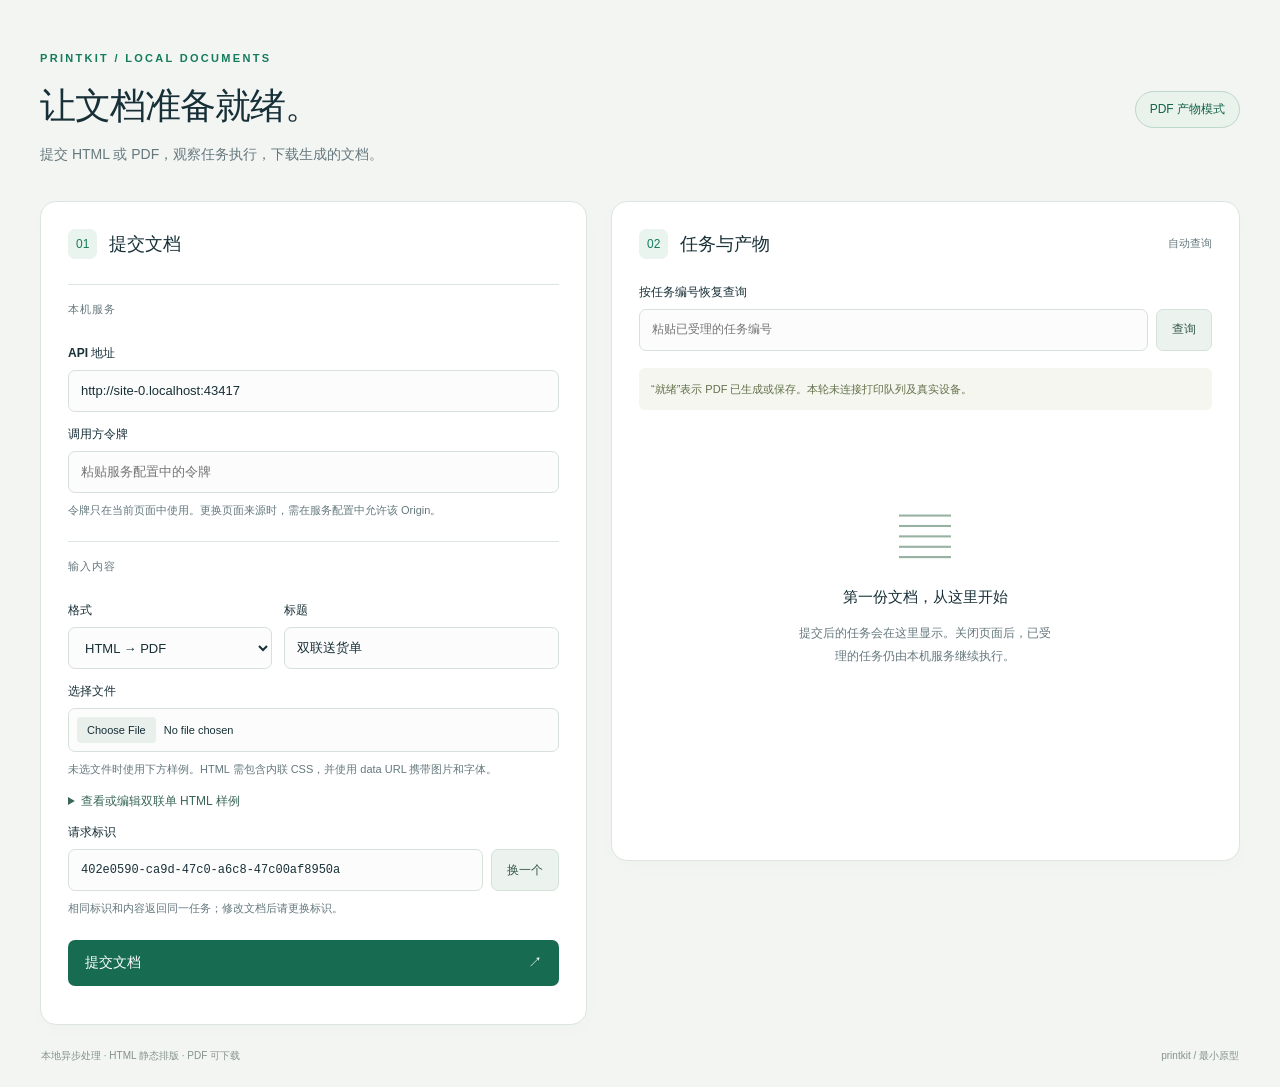
<file: internal/httpapi/demo/index.html>
<!doctype html>
<html lang="zh-CN">
<head>
  <meta charset="utf-8">
  <meta name="viewport" content="width=device-width, initial-scale=1">
  <title>printkit · 文档验证</title>
  <link rel="icon" href="data:image/svg+xml,%3Csvg xmlns='http://www.w3.org/2000/svg' viewBox='0 0 32 32'%3E%3Crect x='6' y='3' width='20' height='26' rx='3' fill='%232c6653'/%3E%3Cpath d='M11 11h10M11 16h10M11 21h6' stroke='white' stroke-width='2'/%3E%3C/svg%3E">
  <link rel="stylesheet" href="style.css">
  <script src="app.js" defer></script>
</head>
<body>
  <main>
    <header class="masthead">
      <div><p class="eyebrow">PRINTKIT / LOCAL DOCUMENTS</p><h1>让文档准备就绪。</h1><p class="intro">提交 HTML 或 PDF，观察任务执行，下载生成的文档。</p></div>
      <span class="mode">PDF 产物模式</span>
    </header>
    <div class="workspace">
      <section class="panel composer" aria-labelledby="submit-title">
        <div class="section-heading"><span class="step">01</span><h2 id="submit-title">提交文档</h2></div>
        <form id="submit-form">
          <fieldset>
            <legend>本机服务</legend>
            <label for="api-url">API 地址</label><input id="api-url" type="url" required spellcheck="false" placeholder="http://127.0.0.1:9148" autocomplete="off">
            <label for="token">调用方令牌</label><input id="token" type="password" required autocomplete="off" spellcheck="false" placeholder="粘贴服务配置中的令牌">
            <p class="hint">令牌只在当前页面中使用。更换页面来源时，需在服务配置中允许该 Origin。</p>
          </fieldset>
          <fieldset>
            <legend>输入内容</legend>
            <div class="row"><div><label for="kind">格式</label><select id="kind"><option value="html">HTML → PDF</option><option value="pdf">PDF 原样保存</option></select></div><div><label for="title">标题</label><input id="title" value="双联送货单" maxlength="80"></div></div>
            <label for="document">选择文件</label><input id="document" type="file" accept=".html,.htm,text/html">
            <p class="hint" id="file-hint">未选文件时使用下方样例。HTML 需包含内联 CSS，并使用 data URL 携带图片和字体。</p>
            <details id="sample-details"><summary>查看或编辑双联单 HTML 样例</summary><label class="sr-only" for="sample">样例 HTML</label><textarea id="sample" rows="13" spellcheck="false"></textarea></details>
            <label for="request-key">请求标识</label><div class="key-row"><input id="request-key" required maxlength="128" spellcheck="false"><button id="new-key" type="button" class="secondary">换一个</button></div>
            <p class="hint">相同标识和内容返回同一任务；修改文档后请更换标识。</p>
          </fieldset>
          <button class="primary" id="submit-button" type="submit">提交文档 <span aria-hidden="true">↗</span></button>
          <p id="feedback" role="status" aria-live="polite"></p>
        </form>
      </section>
      <section class="panel results" aria-labelledby="results-title">
        <div class="section-heading"><span class="step">02</span><h2 id="results-title">任务与产物</h2><span class="live-note">自动查询</span></div>
        <form id="lookup-form"><label for="lookup-id">按任务编号恢复查询</label><div class="key-row"><input id="lookup-id" required placeholder="粘贴已受理的任务编号" spellcheck="false"><button class="secondary" type="submit">查询</button></div></form>
        <p class="notice">“就绪”表示 PDF 已生成或保存。本轮未连接打印队列及真实设备。</p>
        <div id="jobs" aria-live="polite"><div id="empty-state"><span aria-hidden="true">▤</span><h3>第一份文档，从这里开始</h3><p>提交后的任务会在这里显示。关闭页面后，已受理的任务仍由本机服务继续执行。</p></div></div>
      </section>
    </div>
    <footer>本地异步处理 · HTML 静态排版 · PDF 可下载<span>printkit / 最小原型</span></footer>
  </main>
</body>
</html>
</file>
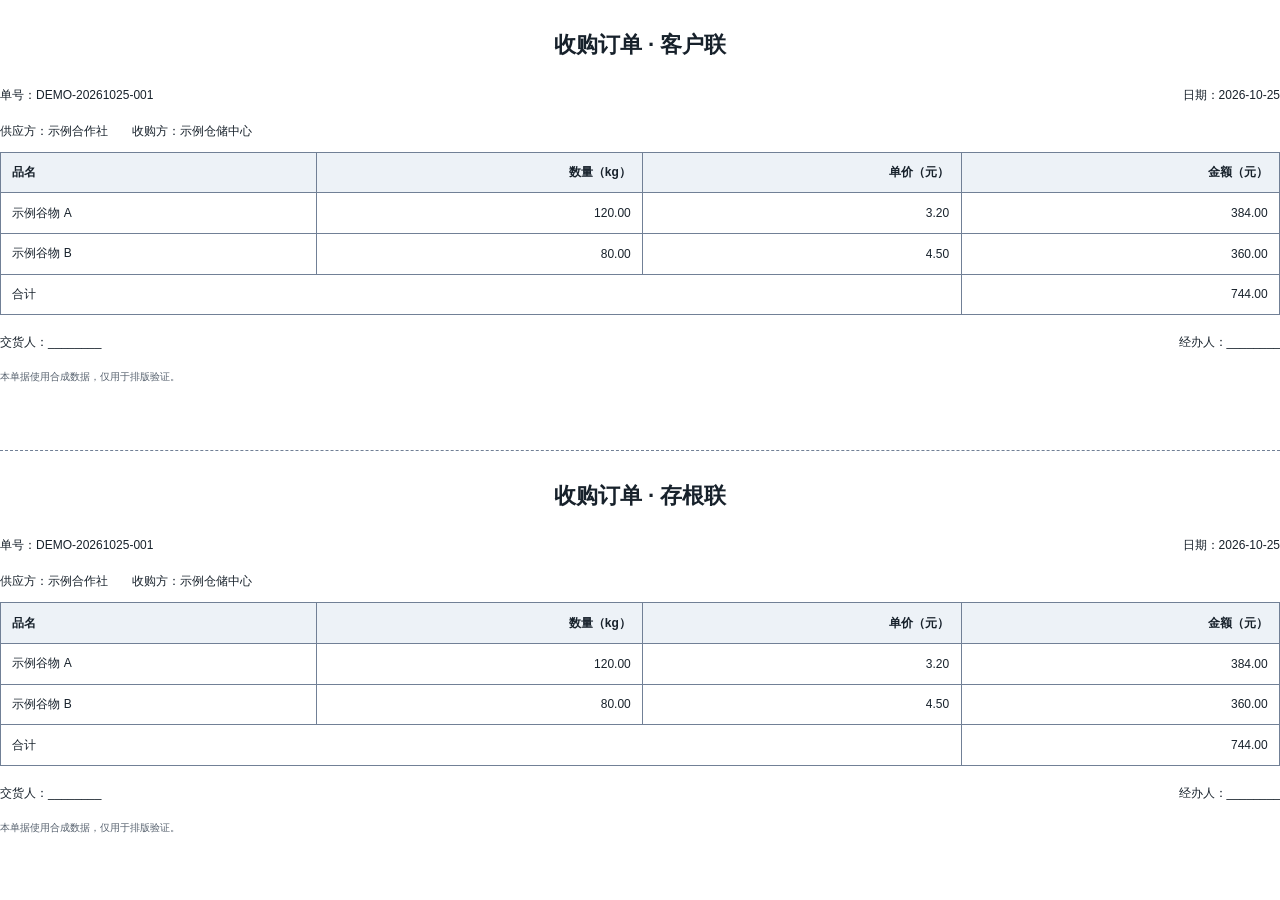
<file: testdata/dual-copy.html>
<!doctype html>
<html lang="zh-CN">
<meta charset="utf-8">
<title>双联收购单 · 示例</title>
<style>
@page { size: A4; margin: 15mm; }
body { margin: 0; color: #17212b; font: 12px "PingFang SC", "Noto Sans CJK SC", sans-serif; }
section { height: 119mm; box-sizing: border-box; padding: 8mm 0; }
section + section { border-top: 1px dashed #718096; }
h1 { text-align: center; font-size: 22px; margin: 0 0 7mm; }
.meta, footer { display: flex; justify-content: space-between; margin: 5mm 0; }
table { width: 100%; border-collapse: collapse; }
th, td { border: 1px solid #718096; padding: 3mm; text-align: right; }
th:first-child, td:first-child { text-align: left; }
th { background: #edf2f7; }
.note { font-size: 10px; color: #56616e; }
</style>
<body>
<section>
<h1>收购订单 · 客户联</h1>
<div class="meta"><span>单号：DEMO-20261025-001</span><span>日期：2026-10-25</span></div>
<p>供应方：示例合作社　　收购方：示例仓储中心</p>
<table><thead><tr><th>品名</th><th>数量（kg）</th><th>单价（元）</th><th>金额（元）</th></tr></thead>
<tbody><tr><td>示例谷物 A</td><td>120.00</td><td>3.20</td><td>384.00</td></tr><tr><td>示例谷物 B</td><td>80.00</td><td>4.50</td><td>360.00</td></tr><tr><td colspan="3">合计</td><td>744.00</td></tr></tbody></table>
<footer><span>交货人：________</span><span>经办人：________</span></footer>
<p class="note">本单据使用合成数据，仅用于排版验证。</p>
</section>
<section>
<h1>收购订单 · 存根联</h1>
<div class="meta"><span>单号：DEMO-20261025-001</span><span>日期：2026-10-25</span></div>
<p>供应方：示例合作社　　收购方：示例仓储中心</p>
<table><thead><tr><th>品名</th><th>数量（kg）</th><th>单价（元）</th><th>金额（元）</th></tr></thead>
<tbody><tr><td>示例谷物 A</td><td>120.00</td><td>3.20</td><td>384.00</td></tr><tr><td>示例谷物 B</td><td>80.00</td><td>4.50</td><td>360.00</td></tr><tr><td colspan="3">合计</td><td>744.00</td></tr></tbody></table>
<footer><span>交货人：________</span><span>经办人：________</span></footer>
<p class="note">本单据使用合成数据，仅用于排版验证。</p>
</section>
</body>
</html>
</file>
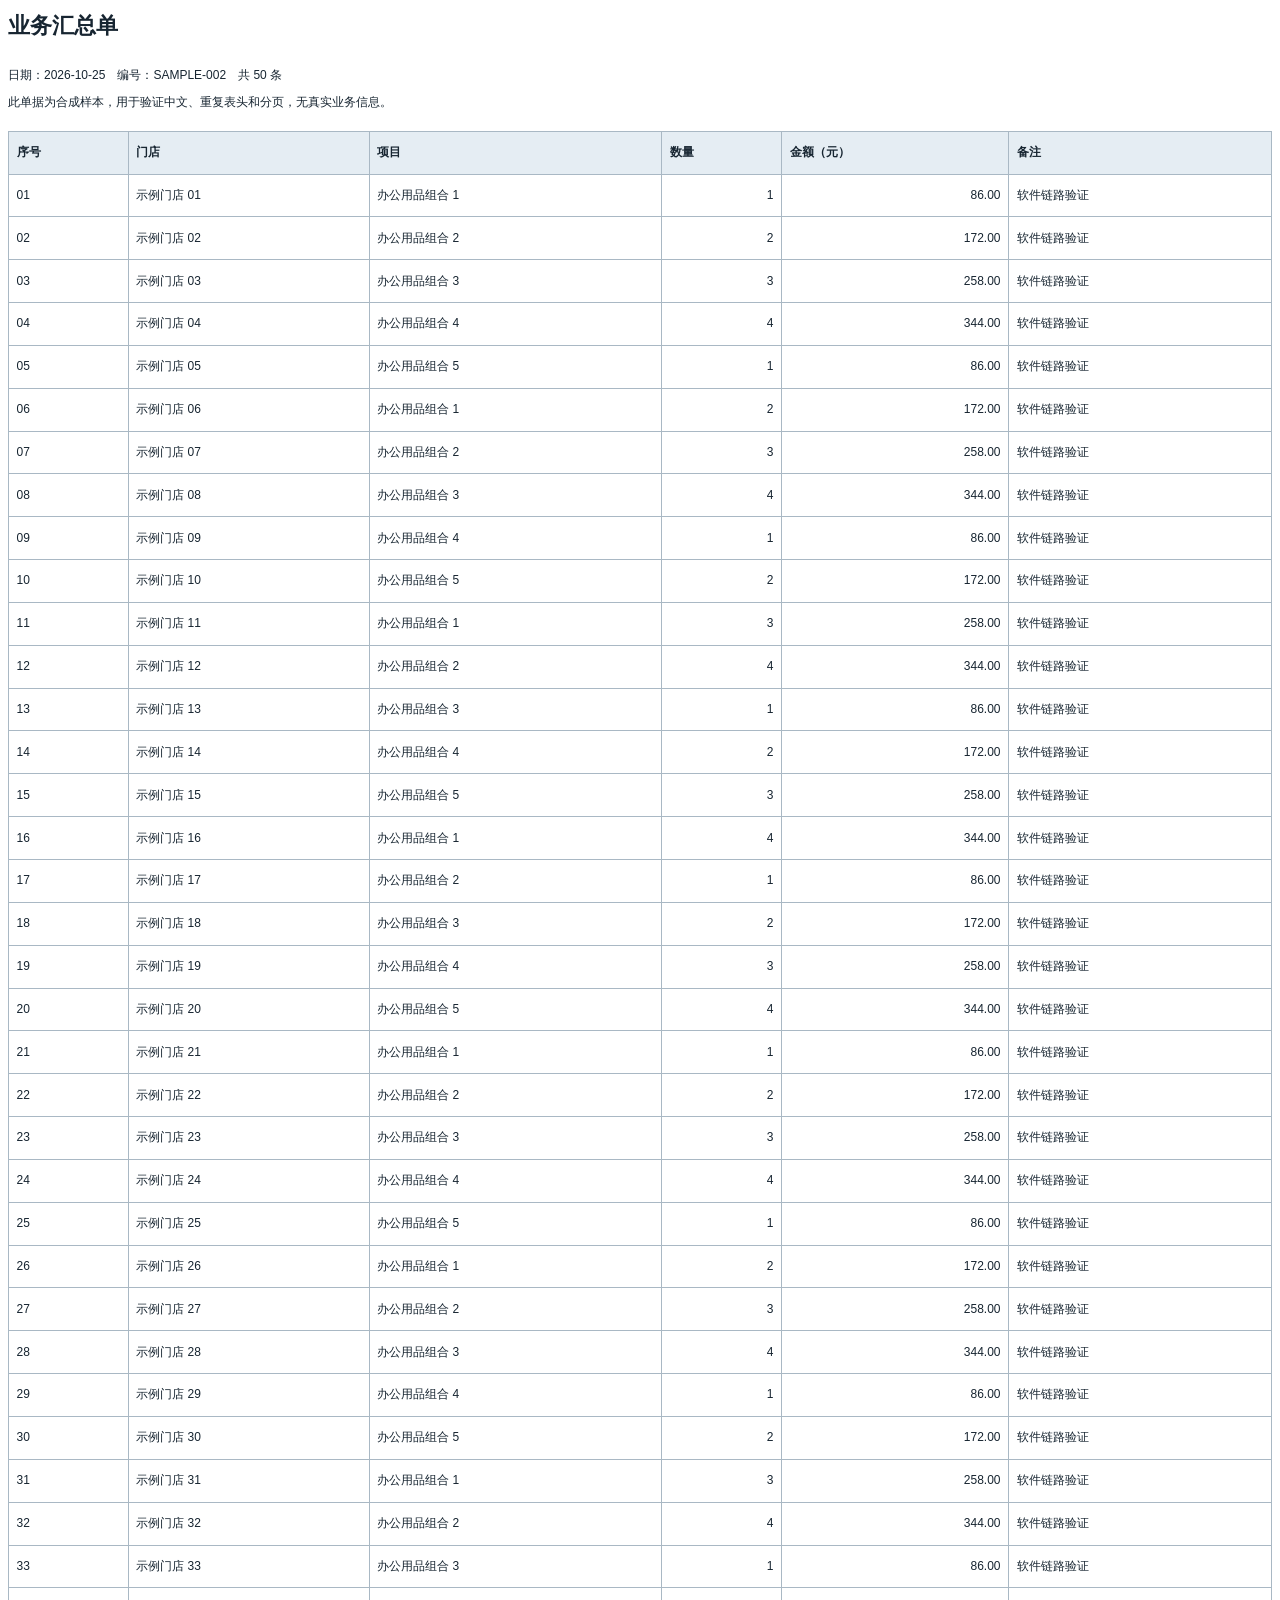
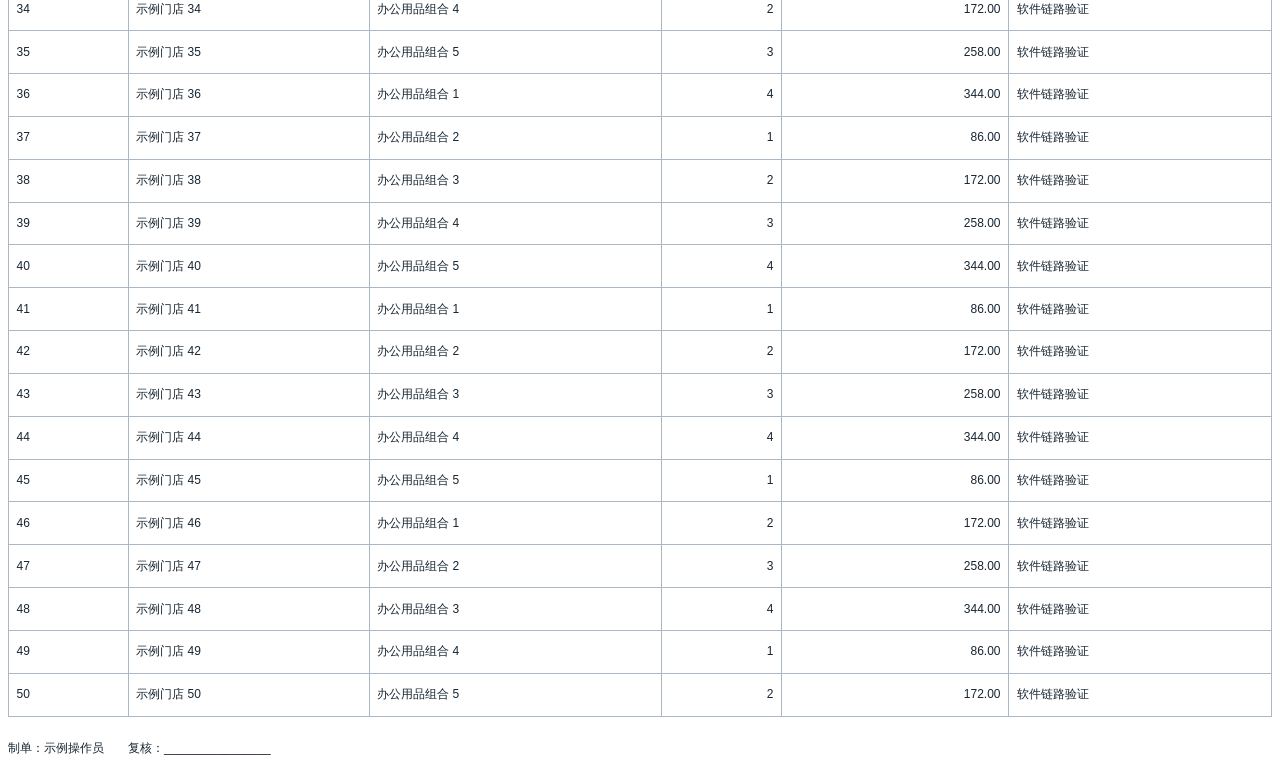
<file: testdata/summary.html>
<!doctype html>
<html lang="zh-CN">
<meta charset="utf-8">
<title>汇总单 · 合成验证样本</title>
<style>
@page { size: A4; margin: 15mm; }
body { color: #172531; font: 12px/1.6 "PingFang SC", "Microsoft YaHei", "Noto Sans CJK SC", sans-serif; }
h1 { font-size: 22px; margin: 0 0 6mm; }
p { margin: 2mm 0; }
table { width: 100%; border-collapse: collapse; margin-top: 5mm; }
thead { display: table-header-group; }
tr { break-inside: avoid; }
th, td { border: 1px solid #a9b8c4; padding: 3mm 2mm; }
th { background: #e5edf3; text-align: left; }
td:nth-child(4), td:nth-child(5) { text-align: right; }
footer { margin-top: 6mm; }
</style>
<h1>业务汇总单</h1>
<p>日期：2026-10-25　编号：SAMPLE-002　共 50 条</p>
<p>此单据为合成样本，用于验证中文、重复表头和分页，无真实业务信息。</p>
<table>
<thead><tr><th>序号</th><th>门店</th><th>项目</th><th>数量</th><th>金额（元）</th><th>备注</th></tr></thead>
<tbody>
<tr><td>01</td><td>示例门店 01</td><td>办公用品组合 1</td><td>1</td><td>86.00</td><td>软件链路验证</td></tr>
<tr><td>02</td><td>示例门店 02</td><td>办公用品组合 2</td><td>2</td><td>172.00</td><td>软件链路验证</td></tr>
<tr><td>03</td><td>示例门店 03</td><td>办公用品组合 3</td><td>3</td><td>258.00</td><td>软件链路验证</td></tr>
<tr><td>04</td><td>示例门店 04</td><td>办公用品组合 4</td><td>4</td><td>344.00</td><td>软件链路验证</td></tr>
<tr><td>05</td><td>示例门店 05</td><td>办公用品组合 5</td><td>1</td><td>86.00</td><td>软件链路验证</td></tr>
<tr><td>06</td><td>示例门店 06</td><td>办公用品组合 1</td><td>2</td><td>172.00</td><td>软件链路验证</td></tr>
<tr><td>07</td><td>示例门店 07</td><td>办公用品组合 2</td><td>3</td><td>258.00</td><td>软件链路验证</td></tr>
<tr><td>08</td><td>示例门店 08</td><td>办公用品组合 3</td><td>4</td><td>344.00</td><td>软件链路验证</td></tr>
<tr><td>09</td><td>示例门店 09</td><td>办公用品组合 4</td><td>1</td><td>86.00</td><td>软件链路验证</td></tr>
<tr><td>10</td><td>示例门店 10</td><td>办公用品组合 5</td><td>2</td><td>172.00</td><td>软件链路验证</td></tr>
<tr><td>11</td><td>示例门店 11</td><td>办公用品组合 1</td><td>3</td><td>258.00</td><td>软件链路验证</td></tr>
<tr><td>12</td><td>示例门店 12</td><td>办公用品组合 2</td><td>4</td><td>344.00</td><td>软件链路验证</td></tr>
<tr><td>13</td><td>示例门店 13</td><td>办公用品组合 3</td><td>1</td><td>86.00</td><td>软件链路验证</td></tr>
<tr><td>14</td><td>示例门店 14</td><td>办公用品组合 4</td><td>2</td><td>172.00</td><td>软件链路验证</td></tr>
<tr><td>15</td><td>示例门店 15</td><td>办公用品组合 5</td><td>3</td><td>258.00</td><td>软件链路验证</td></tr>
<tr><td>16</td><td>示例门店 16</td><td>办公用品组合 1</td><td>4</td><td>344.00</td><td>软件链路验证</td></tr>
<tr><td>17</td><td>示例门店 17</td><td>办公用品组合 2</td><td>1</td><td>86.00</td><td>软件链路验证</td></tr>
<tr><td>18</td><td>示例门店 18</td><td>办公用品组合 3</td><td>2</td><td>172.00</td><td>软件链路验证</td></tr>
<tr><td>19</td><td>示例门店 19</td><td>办公用品组合 4</td><td>3</td><td>258.00</td><td>软件链路验证</td></tr>
<tr><td>20</td><td>示例门店 20</td><td>办公用品组合 5</td><td>4</td><td>344.00</td><td>软件链路验证</td></tr>
<tr><td>21</td><td>示例门店 21</td><td>办公用品组合 1</td><td>1</td><td>86.00</td><td>软件链路验证</td></tr>
<tr><td>22</td><td>示例门店 22</td><td>办公用品组合 2</td><td>2</td><td>172.00</td><td>软件链路验证</td></tr>
<tr><td>23</td><td>示例门店 23</td><td>办公用品组合 3</td><td>3</td><td>258.00</td><td>软件链路验证</td></tr>
<tr><td>24</td><td>示例门店 24</td><td>办公用品组合 4</td><td>4</td><td>344.00</td><td>软件链路验证</td></tr>
<tr><td>25</td><td>示例门店 25</td><td>办公用品组合 5</td><td>1</td><td>86.00</td><td>软件链路验证</td></tr>
<tr><td>26</td><td>示例门店 26</td><td>办公用品组合 1</td><td>2</td><td>172.00</td><td>软件链路验证</td></tr>
<tr><td>27</td><td>示例门店 27</td><td>办公用品组合 2</td><td>3</td><td>258.00</td><td>软件链路验证</td></tr>
<tr><td>28</td><td>示例门店 28</td><td>办公用品组合 3</td><td>4</td><td>344.00</td><td>软件链路验证</td></tr>
<tr><td>29</td><td>示例门店 29</td><td>办公用品组合 4</td><td>1</td><td>86.00</td><td>软件链路验证</td></tr>
<tr><td>30</td><td>示例门店 30</td><td>办公用品组合 5</td><td>2</td><td>172.00</td><td>软件链路验证</td></tr>
<tr><td>31</td><td>示例门店 31</td><td>办公用品组合 1</td><td>3</td><td>258.00</td><td>软件链路验证</td></tr>
<tr><td>32</td><td>示例门店 32</td><td>办公用品组合 2</td><td>4</td><td>344.00</td><td>软件链路验证</td></tr>
<tr><td>33</td><td>示例门店 33</td><td>办公用品组合 3</td><td>1</td><td>86.00</td><td>软件链路验证</td></tr>
<tr><td>34</td><td>示例门店 34</td><td>办公用品组合 4</td><td>2</td><td>172.00</td><td>软件链路验证</td></tr>
<tr><td>35</td><td>示例门店 35</td><td>办公用品组合 5</td><td>3</td><td>258.00</td><td>软件链路验证</td></tr>
<tr><td>36</td><td>示例门店 36</td><td>办公用品组合 1</td><td>4</td><td>344.00</td><td>软件链路验证</td></tr>
<tr><td>37</td><td>示例门店 37</td><td>办公用品组合 2</td><td>1</td><td>86.00</td><td>软件链路验证</td></tr>
<tr><td>38</td><td>示例门店 38</td><td>办公用品组合 3</td><td>2</td><td>172.00</td><td>软件链路验证</td></tr>
<tr><td>39</td><td>示例门店 39</td><td>办公用品组合 4</td><td>3</td><td>258.00</td><td>软件链路验证</td></tr>
<tr><td>40</td><td>示例门店 40</td><td>办公用品组合 5</td><td>4</td><td>344.00</td><td>软件链路验证</td></tr>
<tr><td>41</td><td>示例门店 41</td><td>办公用品组合 1</td><td>1</td><td>86.00</td><td>软件链路验证</td></tr>
<tr><td>42</td><td>示例门店 42</td><td>办公用品组合 2</td><td>2</td><td>172.00</td><td>软件链路验证</td></tr>
<tr><td>43</td><td>示例门店 43</td><td>办公用品组合 3</td><td>3</td><td>258.00</td><td>软件链路验证</td></tr>
<tr><td>44</td><td>示例门店 44</td><td>办公用品组合 4</td><td>4</td><td>344.00</td><td>软件链路验证</td></tr>
<tr><td>45</td><td>示例门店 45</td><td>办公用品组合 5</td><td>1</td><td>86.00</td><td>软件链路验证</td></tr>
<tr><td>46</td><td>示例门店 46</td><td>办公用品组合 1</td><td>2</td><td>172.00</td><td>软件链路验证</td></tr>
<tr><td>47</td><td>示例门店 47</td><td>办公用品组合 2</td><td>3</td><td>258.00</td><td>软件链路验证</td></tr>
<tr><td>48</td><td>示例门店 48</td><td>办公用品组合 3</td><td>4</td><td>344.00</td><td>软件链路验证</td></tr>
<tr><td>49</td><td>示例门店 49</td><td>办公用品组合 4</td><td>1</td><td>86.00</td><td>软件链路验证</td></tr>
<tr><td>50</td><td>示例门店 50</td><td>办公用品组合 5</td><td>2</td><td>172.00</td><td>软件链路验证</td></tr>
</tbody>
</table>
<footer>制单：示例操作员　　复核：________________</footer>
</html>
</file>
<file: internal/httpapi/demo/style.css>
:root {
  font-family: Inter,-apple-system,BlinkMacSystemFont,"Segoe UI","PingFang SC",sans-serif;
  color: #172f37;
  background: #f3f5f3;
  font-synthesis: none;
  --muted: #65787d;
  --line: #dce5df;
  --green: #147b5d;
}

* {
  box-sizing: border-box;
}

body {
  margin: 0;
}

main {
  max-width: 1280px;
  padding: 52px 40px 24px;
  margin: auto;
}

.masthead {
  display: flex;
  justify-content: space-between;
  align-items: center;
  gap: 24px;
  margin-bottom: 34px;
}

.eyebrow {
  font-size: 11px;
  font-weight: 700;
  letter-spacing: 2.3px;
  color: var(--green);
  margin: 0 0 18px;
}

h1 {
  font-weight: 600;
  font-size: 36px;
  letter-spacing: -1px;
  margin: 0 0 12px;
}

.intro {
  color: var(--muted);
  font-size: 14px;
  margin: 0;
  line-height: 1.7;
}

.mode {
  white-space: nowrap;
  font-size: 12px;
  padding: 9px 14px;
  border: 1px solid #bdd7c9;
  border-radius: 20px;
  color: #146348;
  background: #e9f2eb;
}

.workspace {
  display: grid;
  grid-template-columns: minmax(0,1fr) minmax(0,1.15fr);
  gap: 24px;
  align-items: start;
}

.panel {
  padding: 27px;
  background: #fff;
  border: 1px solid var(--line);
  border-radius: 16px;
  box-shadow: 0 6px 20px #17392b04;
}

.section-heading {
  display: flex;
  align-items: center;
  gap: 12px;
  margin-bottom: 25px;
}

h2 {
  font-size: 18px;
  font-weight: 600;
  margin: 0;
}

.step {
  font-size: 12px;
  color: var(--green);
  font-variant-numeric: tabular-nums;
  background: #eaf4ee;
  border-radius: 7px;
  padding: 8px;
}

.live-note {
  font-size: 11px;
  color: var(--muted);
  margin-left: auto;
}

fieldset {
  border: 0;
  padding: 0;
  margin: 0 0 22px;
}

legend {
  font-size: 11px;
  color: var(--muted);
  letter-spacing: 1px;
  border-top: 1px solid var(--line);
  padding: 17px 0 0;
  width: 100%;
  margin: 0 0 14px;
}

label {
  display: block;
  font-size: 12px;
  font-weight: 550;
  margin: 14px 0 8px;
}

input,select,textarea {
  font: inherit;
  font-size: 13px;
  color: inherit;
  width: 100%;
  background: #fbfcfb;
  border: 1px solid #d7e1da;
  border-radius: 7px;
  padding: 11px 12px;
  min-height: 42px;
  outline: none;
}

input:focus,select:focus,textarea:focus,button:focus-visible,summary:focus-visible {
  outline: 3px solid #147b5d33;
  outline-offset: 2px;
  border-color: var(--green);
}

input[type=file] {
  padding: 8px;
  font-size: 11px;
}

input::file-selector-button {
  border: 0;
  padding: 7px 10px;
  border-radius: 4px;
  background: #e9efeb;
  margin-right: 8px;
  cursor: pointer;
  color: inherit;
}

.row {
  display: grid;
  grid-template-columns: 1fr 1.35fr;
  gap: 12px;
}

.hint {
  font-size: 11px;
  color: var(--muted);
  line-height: 1.7;
  margin: 8px 0 0;
}

.key-row {
  display: flex;
  gap: 8px;
}

.key-row input {
  min-width: 0;
  font-family: ui-monospace,monospace;
  font-size: 12px;
}

button {
  border: 0;
  border-radius: 7px;
  padding: 11px 15px;
  font-family: inherit;
  font-size: 12px;
  font-weight: 550;
  cursor: pointer;
  white-space: nowrap;
}

.secondary {
  color: #335748;
  background: #ecf2ee;
  border: 1px solid #d4e2d9;
}

.secondary:hover {
  background: #dfece3;
}

.primary {
  width: 100%;
  background: #176b50;
  color: white;
  display: flex;
  align-items: center;
  justify-content: space-between;
  font-size: 14px;
  padding: 14px 17px;
}

.primary:hover {
  background: #10513c;
}

button:disabled {
  opacity: .5;
  cursor: wait;
}

details {
  margin: 14px 0;
}

summary {
  color: #386554;
  font-size: 12px;
  cursor: pointer;
}

textarea {
  margin-top: 10px;
  font-family: ui-monospace,monospace;
  font-size: 11px;
  resize: vertical;
  line-height: 1.6;
}

.results {
  min-height: 660px;
}

#lookup-form label {
  margin-top: 0;
}

.notice {
  font-size: 11px;
  line-height: 1.7;
  background: #f4f6ef;
  padding: 12px;
  border-radius: 6px;
  color: #63714b;
  margin: 17px 0 23px;
}

#empty-state {
  text-align: center;
  padding: 70px 26px;
}

#empty-state>span {
  font-size: 52px;
  color: #98b2a2;
}

h3 {
  font-size: 15px;
  font-weight: 550;
}

#empty-state p {
  font-size: 12px;
  line-height: 1.9;
  color: var(--muted);
  max-width: 260px;
  margin: auto;
}

.job {
  border: 1px solid var(--line);
  border-radius: 9px;
  padding: 17px;
  margin-top: 13px;
}

.job-head {
  display: flex;
  align-items: center;
  justify-content: space-between;
  gap: 12px;
}

.job h3 {
  margin: 0;
  overflow-wrap: anywhere;
}

.badge {
  border-radius: 12px;
  padding: 5px 9px;
  font-size: 10px;
  white-space: nowrap;
  background: #edf1ef;
  color: #51655e;
}

.badge.output_ready {
  background: #e3f2e8;
  color: #206a43;
}

.badge.failed {
  background: #fae9e5;
  color: #a14130;
}

.badge.rendering {
  background: #e8eefb;
  color: #4062a0;
}

.job-id,.digest {
  font-family: ui-monospace,monospace;
  font-size: 10px;
  overflow-wrap: anywhere;
  color: var(--muted);
  line-height: 1.7;
}

.job dl {
  display: grid;
  grid-template-columns: 58px 1fr;
  gap: 9px;
  font-size: 11px;
  margin: 16px 0;
}

.job dt {
  color: var(--muted);
}

.job dd {
  margin: 0;
  overflow-wrap: anywhere;
}

.job ol {
  font-size: 11px;
  color: var(--muted);
  line-height: 1.7;
  padding-left: 20px;
}

.job .download {
  margin-top: 7px;
}

.error {
  color: #a14130!important;
}

#feedback {
  font-size: 12px;
  line-height: 1.7;
  margin: 11px 0 0;
  overflow-wrap: anywhere;
}

footer {
  display: flex;
  justify-content: space-between;
  gap: 12px;
  font-size: 10px;
  color: #83938b;
  padding: 24px 1px 0;
}

.sr-only {
  position: absolute;
  width: 1px;
  height: 1px;
  padding: 0;
  margin: -1px;
  overflow: hidden;
  clip: rect(0,0,0,0);
  white-space: nowrap;
  border: 0;
}

@media(max-width:820px) {
  main {
    padding: 28px 18px;
  }
  .workspace {
    grid-template-columns: 1fr;
  }
  .masthead {
    align-items: flex-start;
  }
  h1 {
    font-size: 28px;
  }
  .mode {
    font-size: 10px;
    padding: 7px 9px;
  }
  .panel {
    padding: 22px;
  }
  .results {
    min-height: 380px;
  }
  #empty-state {
    padding: 40px 20px;
  }
  footer {
    flex-direction: column;
  }
  .intro {
    font-size: 12px;
  }
}

@media(prefers-reduced-motion:no-preference) {
  button {
    transition: background .15s;
  }
}
</file>
